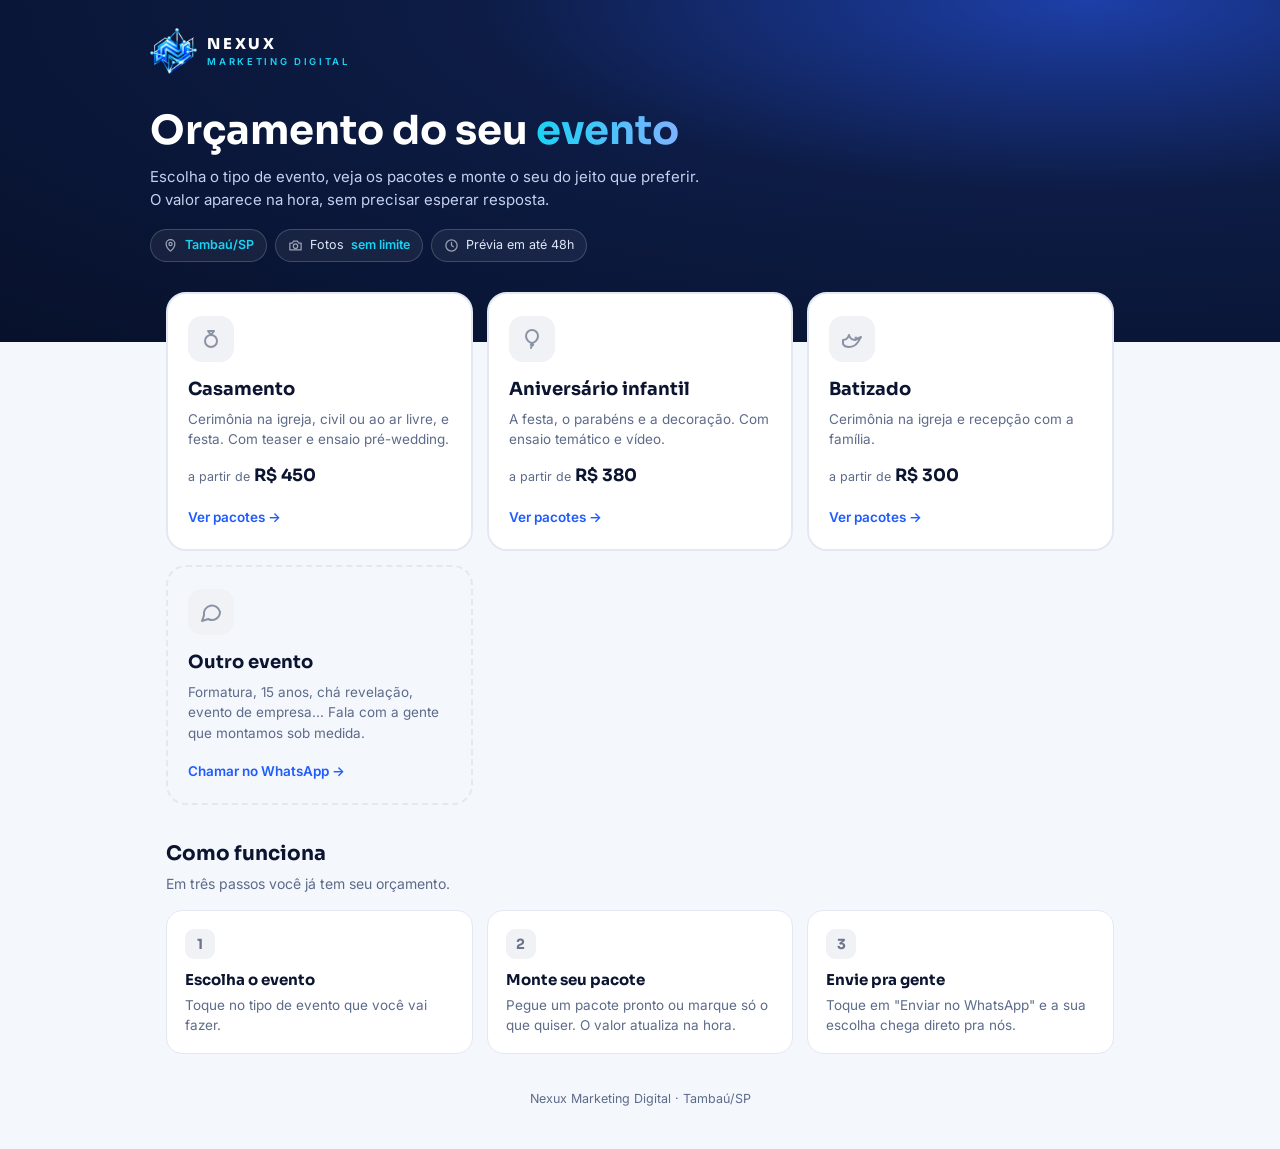
<file: index.html>
<!DOCTYPE html>
<html lang="pt-BR">
<head>
<meta charset="UTF-8">
<meta name="viewport" content="width=device-width, initial-scale=1">
<link rel="icon" href="assets/logo.png">
<title>Orçamentos · Nexux Marketing Digital</title>
<link href="https://fonts.googleapis.com/css2?family=Sora:wght@500;600;700;800&family=Inter:wght@400;500;600&display=swap" rel="stylesheet">
<link rel="stylesheet" href="assets/style.css?v=1794321323">
</head>
<body class="home">
<script src="assets/config.js?v=1794321323"></script>
<script src="assets/eventos.js?v=1794321323"></script>
<script>
(function () {
  const nome = nomeCliente();
  const q = location.search;
  const cards = Object.entries(EVENTOS).map(([id, ev]) => `
    <a class="ev" href="${id}/${q}">
      <div class="eico">${icone(ev.icone, "")}</div>
      <h3>${ev.nome}</h3>
      <p>${ev.resumo}</p>
      <div class="from">a partir de <b>${brl(precoInicial(ev))}</b></div>
      <div class="go">Ver pacotes →</div>
    </a>`).join("");
  const esc = t => t.replace(/[&<>"]/g, c => ({ "&": "&amp;", "<": "&lt;", ">": "&gt;", '"': "&quot;" }[c]));
  document.body.innerHTML = `
  <header class="hero"><div class="wrap">
    ${BRAND}
    ${nome ? `<div class="hello">Olá, ${esc(nome)}!</div>` : ""}
    <h1>Orçamento do seu <span>evento</span></h1>
    <p>Escolha o tipo de evento, veja os pacotes e monte o seu do jeito que preferir. O valor aparece na hora, sem precisar esperar resposta.</p>
    <div class="chips">
      <div class="chip">${icone("pin")}<b>${NEXUX.cidade}</b></div>
      <div class="chip">${icone("camera")}Fotos <b>sem limite</b></div>
      <div class="chip">${icone("relogio")}Prévia em até 48h</div>
    </div>
  </div></header>
  <main class="wrap" style="margin-top:-50px">
    <div class="events">${cards}
      <a class="ev other" href="#" id="outro">
        <div class="eico">${icone("chat", "")}</div>
        <h3>Outro evento</h3>
        <p>Formatura, 15 anos, chá revelação, evento de empresa... Fala com a gente que montamos sob medida.</p>
        <div class="go">Chamar no WhatsApp →</div>
      </a>
    </div>
    <h2 class="sec-t">Como funciona</h2>
    <p class="sec-s">Em três passos você já tem seu orçamento.</p>
    <div class="steps">
      <div class="step"><div class="num">1</div><h4>Escolha o evento</h4><p>Toque no tipo de evento que você vai fazer.</p></div>
      <div class="step"><div class="num">2</div><h4>Monte seu pacote</h4><p>Pegue um pacote pronto ou marque só o que quiser. O valor atualiza na hora.</p></div>
      <div class="step"><div class="num">3</div><h4>Envie pra gente</h4><p>Toque em "Enviar no WhatsApp" e a sua escolha chega direto pra nós.</p></div>
    </div>
    <p class="foot">Nexux Marketing Digital · ${NEXUX.cidade}</p>
  </main>`;
  document.getElementById("outro").onclick = e => {
    e.preventDefault();
    abrirWhatsApp((nome ? "Oi! Aqui é " + nome + ". " : "Oi! ") + "Queria um orçamento para outro tipo de evento.");
  };
})();
</script>
</body>
</html>
</file>
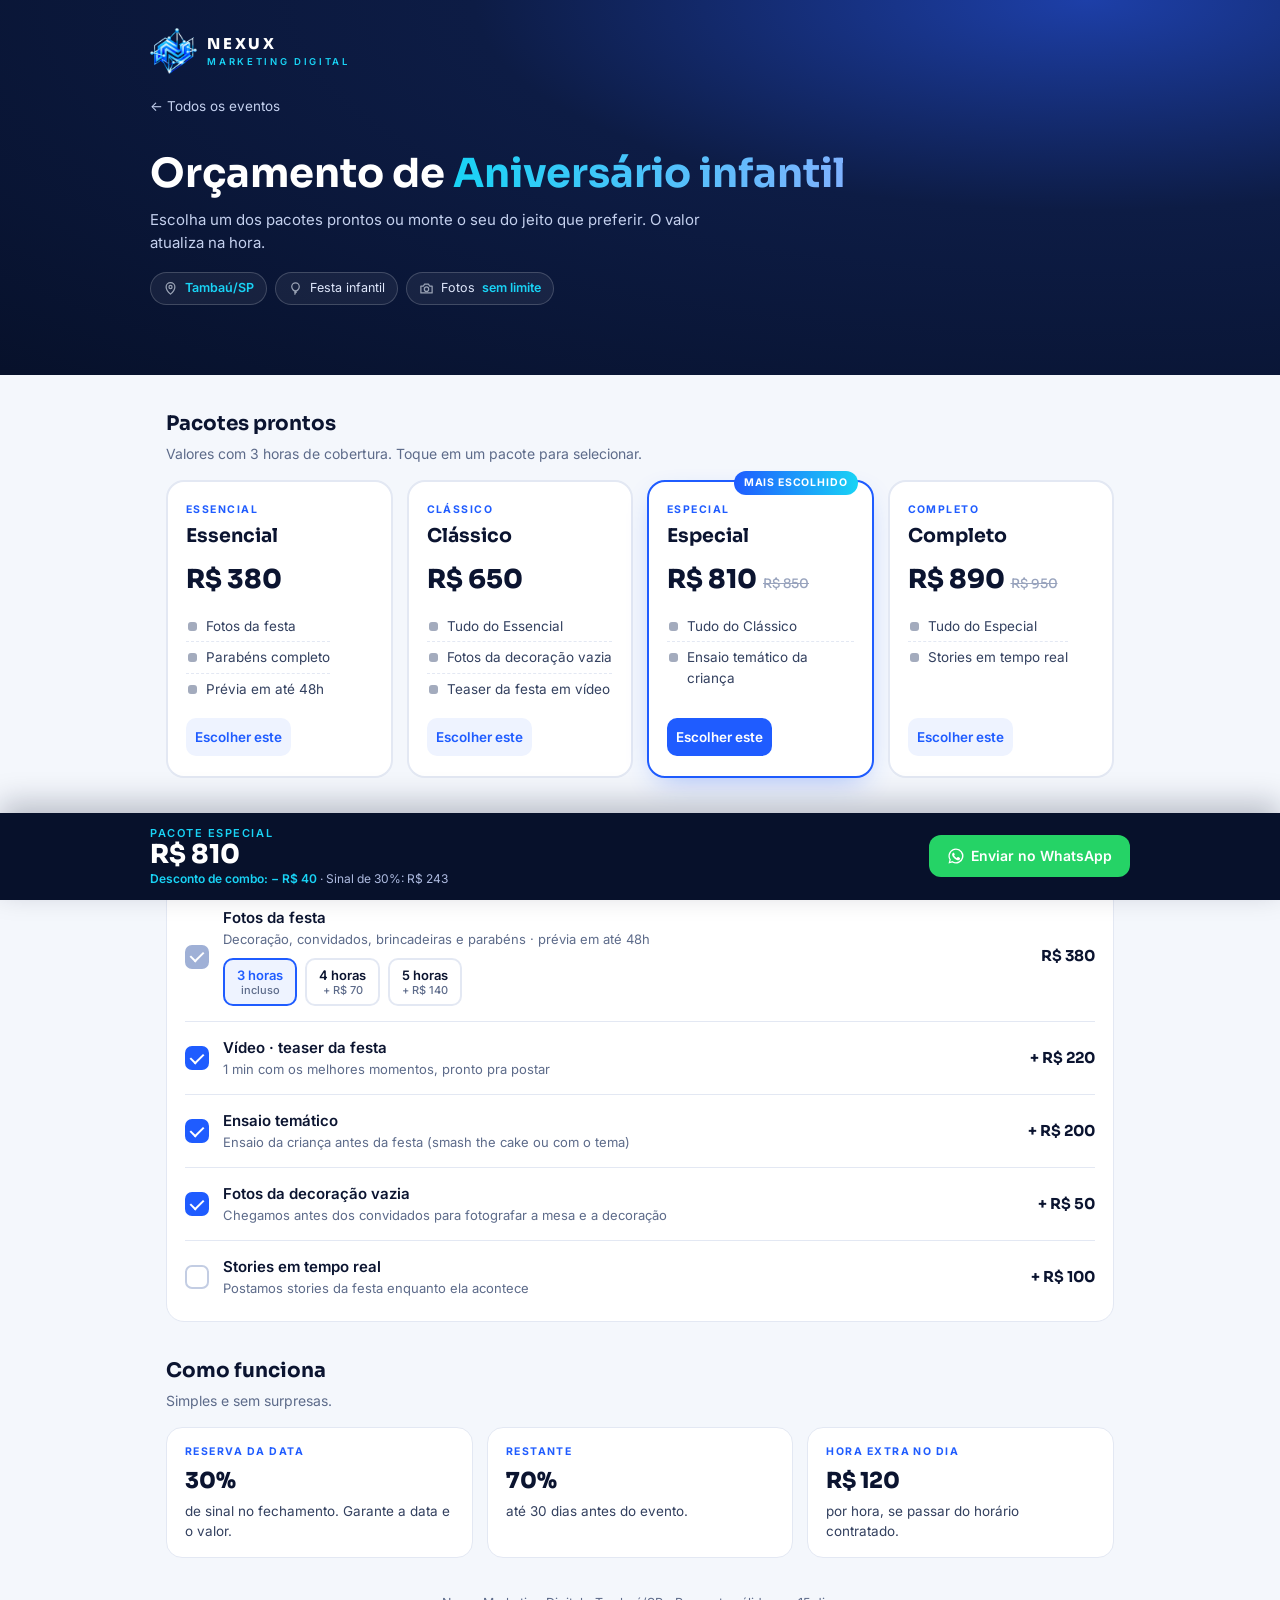
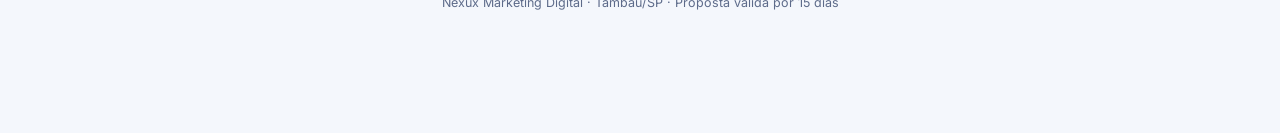
<file: aniversario-infantil/index.html>
<!DOCTYPE html>
<html lang="pt-BR">
<head>
<meta charset="UTF-8">
<meta name="viewport" content="width=device-width, initial-scale=1">
<link rel="icon" href="../assets/logo.png">
<title>Orçamento · Nexux</title>
<link href="https://fonts.googleapis.com/css2?family=Sora:wght@500;600;700;800&family=Inter:wght@400;500;600&display=swap" rel="stylesheet">
<link rel="stylesheet" href="../assets/style.css?v=1794321323">
</head>
<body data-evento="aniversario-infantil">
<script src="../assets/config.js?v=1794321323"></script>
<script src="../assets/eventos.js?v=1794321323"></script>
<script src="../assets/orcamento.js?v=1794321323"></script>
</body>
</html>
</file>
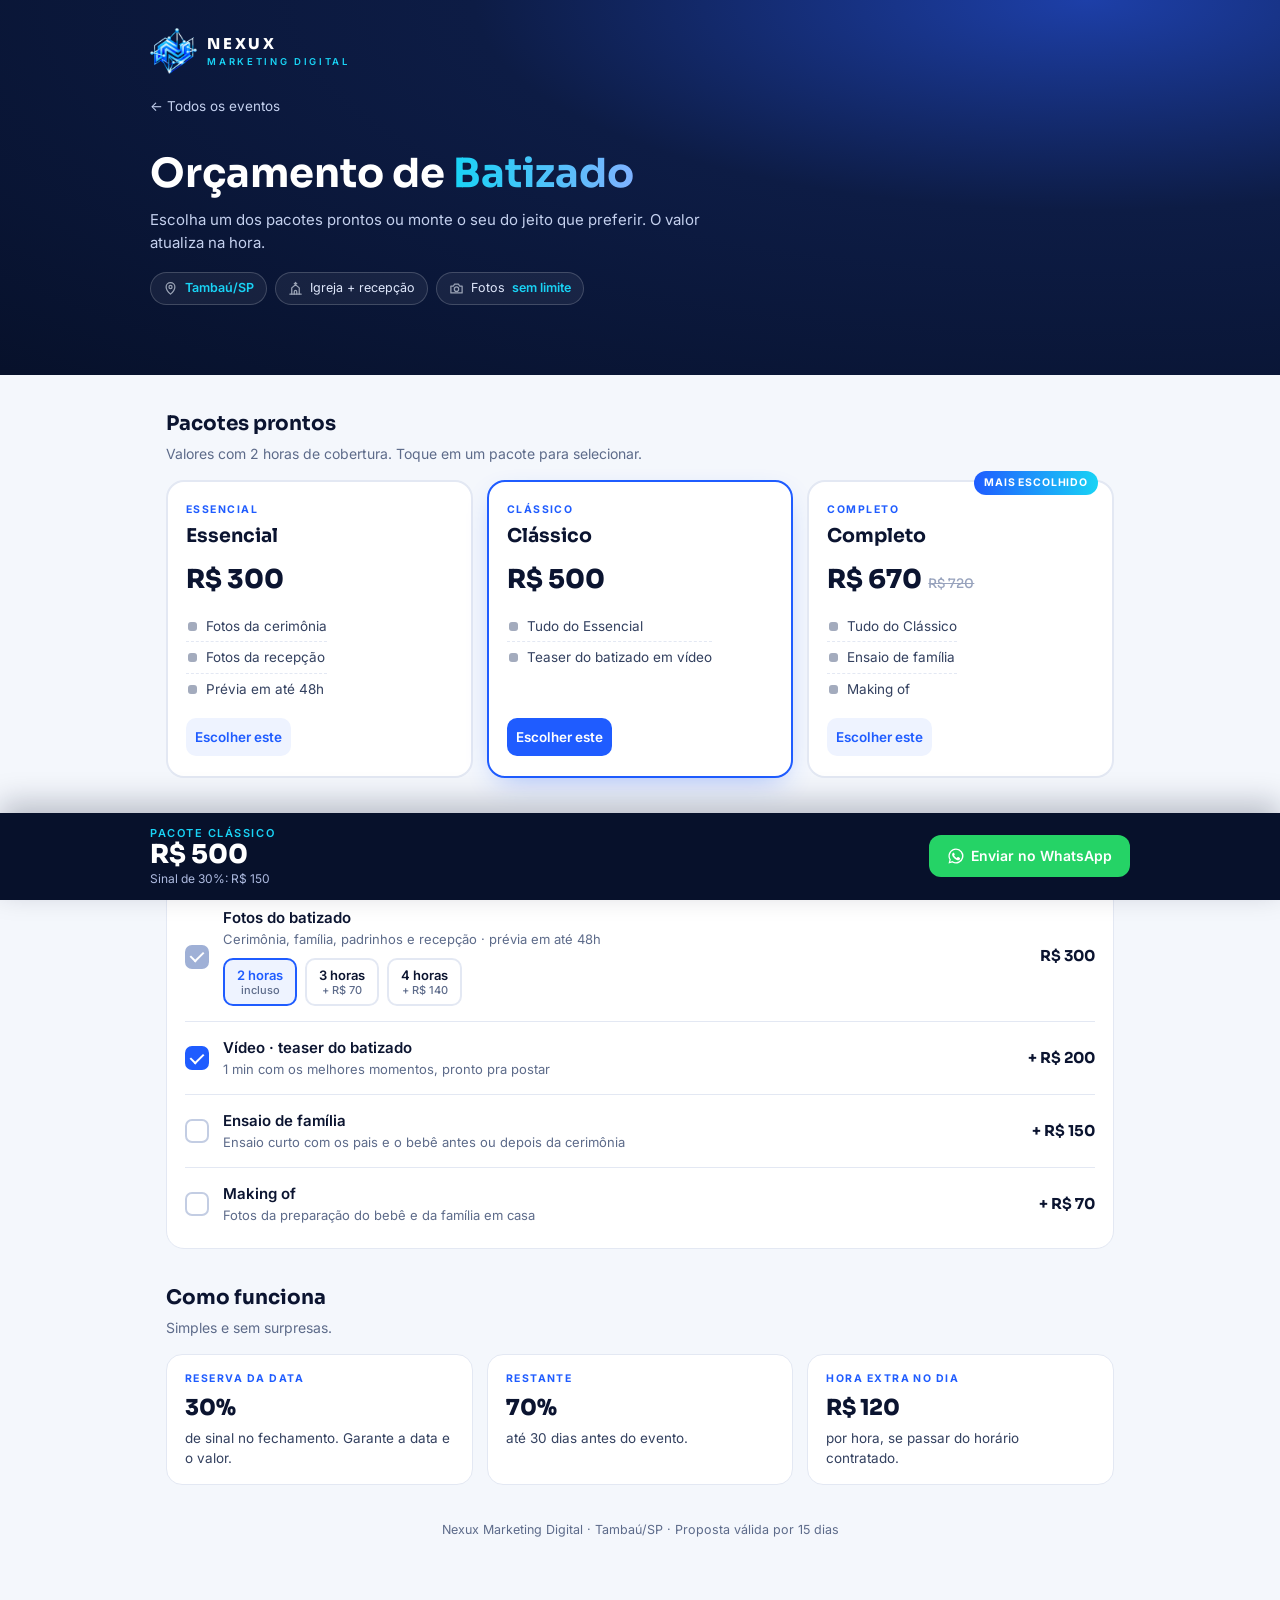
<file: batizado/index.html>
<!DOCTYPE html>
<html lang="pt-BR">
<head>
<meta charset="UTF-8">
<meta name="viewport" content="width=device-width, initial-scale=1">
<link rel="icon" href="../assets/logo.png">
<title>Orçamento · Nexux</title>
<link href="https://fonts.googleapis.com/css2?family=Sora:wght@500;600;700;800&family=Inter:wght@400;500;600&display=swap" rel="stylesheet">
<link rel="stylesheet" href="../assets/style.css?v=1794321323">
</head>
<body data-evento="batizado">
<script src="../assets/config.js?v=1794321323"></script>
<script src="../assets/eventos.js?v=1794321323"></script>
<script src="../assets/orcamento.js?v=1794321323"></script>
</body>
</html>
</file>
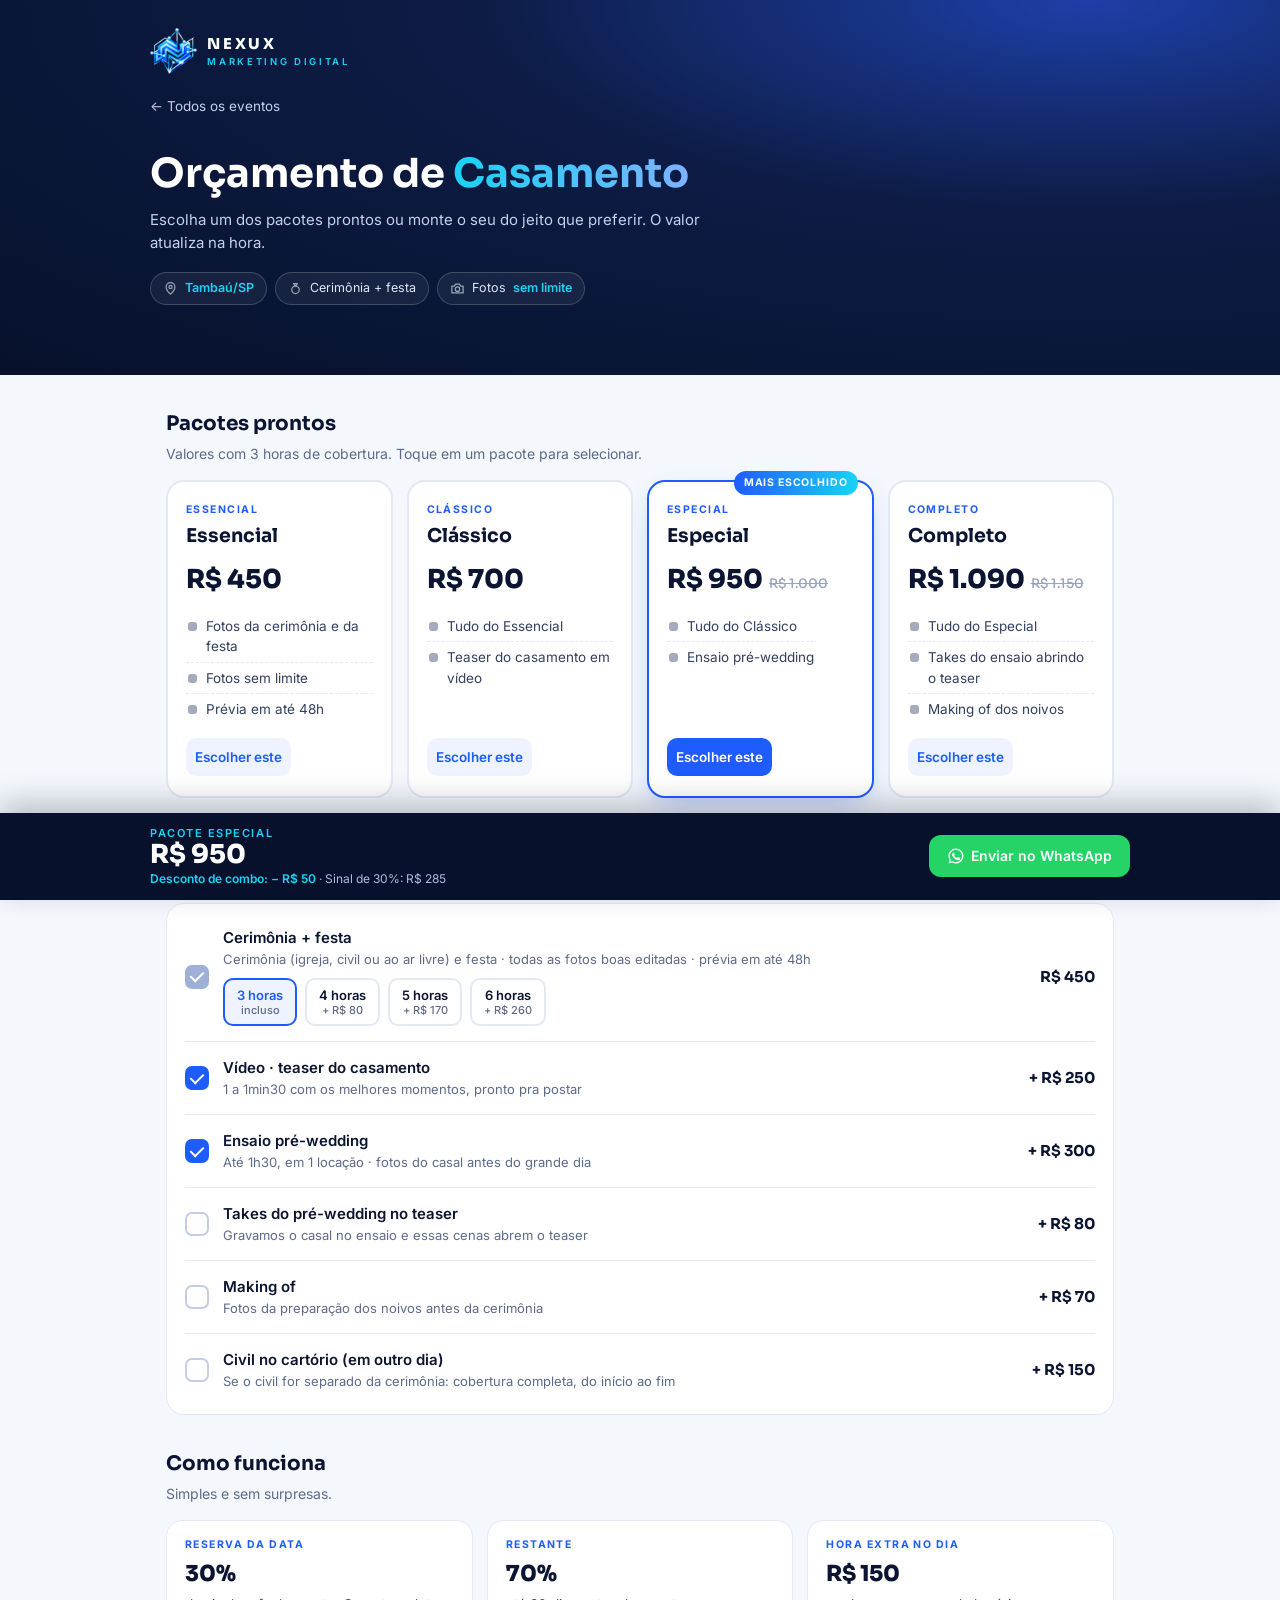
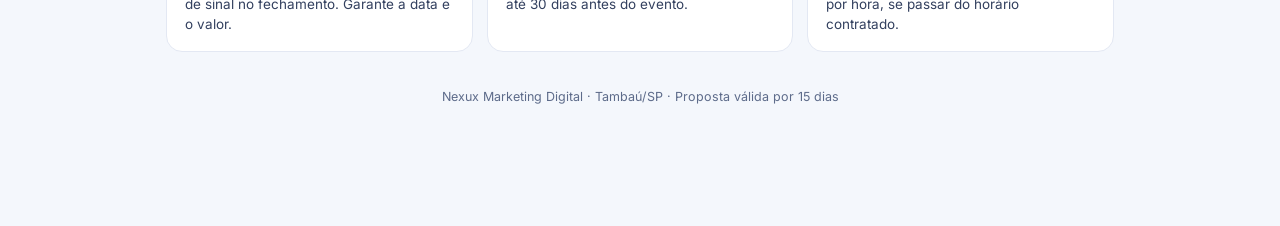
<file: casamento/index.html>
<!DOCTYPE html>
<html lang="pt-BR">
<head>
<meta charset="UTF-8">
<meta name="viewport" content="width=device-width, initial-scale=1">
<link rel="icon" href="../assets/logo.png">
<title>Orçamento · Nexux</title>
<link href="https://fonts.googleapis.com/css2?family=Sora:wght@500;600;700;800&family=Inter:wght@400;500;600&display=swap" rel="stylesheet">
<link rel="stylesheet" href="../assets/style.css?v=1794321323">
</head>
<body data-evento="casamento">
<script src="../assets/config.js?v=1794321323"></script>
<script src="../assets/eventos.js?v=1794321323"></script>
<script src="../assets/orcamento.js?v=1794321323"></script>
</body>
</html>
</file>
<file: assets/style.css>
:root{
  --navy:#07112b; --navy2:#0d1c45; --blue:#1f5cff; --cyan:#19d3f5;
  --ink:#0b1430; --muted:#5d6b8a; --line:#e3e8f3; --bg:#f4f7fc; --white:#fff;
}
*{box-sizing:border-box;margin:0;padding:0}
body{font-family:Inter,system-ui,sans-serif;background:var(--bg);color:var(--ink);line-height:1.5;padding-bottom:110px}
h1,h2,h3,.sora{font-family:Sora,sans-serif}
.hero{background:radial-gradient(120% 140% at 85% 0%,#1d3fa8 0%,var(--navy2) 40%,var(--navy) 100%);color:#fff;padding:28px 20px 70px}
.wrap{max-width:980px;margin:0 auto}
.brand{display:flex;align-items:center;gap:10px}
.brand .n{font-family:Sora;font-weight:800;letter-spacing:.18em;font-size:15px}
.brand .m{font-size:9.5px;letter-spacing:.28em;color:var(--cyan);font-weight:600}
.hero h1{font-size:clamp(26px,5vw,40px);font-weight:700;margin-top:34px;line-height:1.15}
.hero h1 span{background:linear-gradient(90deg,var(--cyan),#7fb2ff);-webkit-background-clip:text;background-clip:text;color:transparent}
.hero p{color:#c4d0ee;margin-top:12px;max-width:560px;font-size:15px}
.chips{display:flex;flex-wrap:wrap;gap:8px;margin-top:18px}
.chip{border:1px solid rgba(255,255,255,.18);background:rgba(255,255,255,.06);border-radius:99px;padding:6px 12px;font-size:12.5px;color:#dfe7fb}
.chip b{color:var(--cyan);font-weight:600}
.chip{display:inline-flex;align-items:center;gap:7px}
.ic{width:15px;height:15px;color:#9aa3b5;flex:none}
main{margin-top:-44px;padding:0 16px}
.sec-t{font-size:20px;font-weight:700;margin:34px 0 4px}
.sec-s{color:var(--muted);font-size:14px;margin-bottom:16px}
.grid{display:grid;grid-template-columns:repeat(auto-fit,minmax(215px,1fr));gap:14px}
.card{background:var(--white);border:2px solid var(--line);border-radius:18px;padding:20px 18px;cursor:pointer;transition:.18s;position:relative;display:flex;flex-direction:column;text-align:left;font:inherit;color:inherit}
.card:hover{border-color:#b7c6ef;transform:translateY(-2px)}
.card.sel{border-color:var(--blue);box-shadow:0 10px 30px -12px rgba(31,92,255,.45)}
.card .tag{font-size:10.5px;letter-spacing:.14em;font-weight:700;color:var(--blue)}
.card h3{font-size:19px;margin-top:4px}
.card .price{font-family:Sora;font-weight:800;font-size:26px;margin-top:10px}
.card .old{color:#98a3bd;text-decoration:line-through;font-size:13px;margin-left:6px;font-weight:500}
.card ul{list-style:none;margin-top:12px;font-size:13.5px;color:#33405f;flex:1}
.card li{padding:5px 0 5px 20px;position:relative;border-top:1px dashed var(--line)}
.card li:first-child{border-top:none}
.card li::before{content:"";position:absolute;left:2px;top:11px;width:9px;height:9px;border-radius:3px;background:#a3abbd}
.card .pick{margin-top:14px;text-align:center;border-radius:10px;padding:9px;font-weight:600;font-size:13.5px;background:#eef3ff;color:var(--blue)}
.card.sel .pick{background:var(--blue);color:#fff}
.badge{position:absolute;top:-11px;right:14px;background:linear-gradient(90deg,var(--blue),var(--cyan));color:#fff;font-size:10.5px;font-weight:700;letter-spacing:.08em;padding:4px 10px;border-radius:99px}
.panel{background:var(--white);border:1px solid var(--line);border-radius:18px;padding:8px 18px}
.opt{display:flex;align-items:center;gap:14px;padding:15px 0;border-top:1px solid var(--line);cursor:pointer}
.opt:first-child{border-top:none}
.opt input{display:none}
.box{width:24px;height:24px;border-radius:7px;border:2px solid #c3cde3;flex:none;display:grid;place-items:center;transition:.15s}
.opt input:checked + .box{background:var(--blue);border-color:var(--blue)}
.opt input:checked + .box::after{content:"";width:6px;height:11px;border:solid #fff;border-width:0 2.5px 2.5px 0;transform:rotate(45deg) translate(-1px,-1px)}
.opt.locked{cursor:default}
.opt.locked .box{background:#9fb0d6;border-color:#9fb0d6}
.opt.locked .box::after{content:"";width:6px;height:11px;border:solid #fff;border-width:0 2.5px 2.5px 0;transform:rotate(45deg) translate(-1px,-1px)}
.opt.off{opacity:.45;cursor:not-allowed}
.opt .txt{flex:1}
.opt .t{font-weight:600;font-size:15px}
.opt .d{color:var(--muted);font-size:13px}
.opt .v{font-family:Sora;font-weight:700;font-size:15px;white-space:nowrap}
.hours{display:flex;gap:8px;margin-top:9px;flex-wrap:wrap}
.hours button{font:600 13px Inter;border:2px solid var(--line);background:#fff;border-radius:10px;padding:7px 12px;cursor:pointer;color:var(--ink)}
.hours button.on{border-color:var(--blue);background:#eef3ff;color:var(--blue)}
.hours small{display:block;font-weight:500;font-size:11px;color:var(--muted)}
.info{display:grid;grid-template-columns:repeat(auto-fit,minmax(220px,1fr));gap:14px}
.ib{background:var(--white);border:1px solid var(--line);border-radius:16px;padding:16px 18px}
.ib .k{font-size:10.5px;letter-spacing:.14em;color:var(--blue);font-weight:700}
.ib .big{font-family:Sora;font-weight:800;font-size:22px;margin-top:4px}
.ib p{font-size:13.5px;color:#33405f;margin-top:4px}
.bar{position:fixed;left:0;right:0;bottom:0;background:var(--navy);color:#fff;padding:12px 16px;box-shadow:0 -10px 30px rgba(7,17,43,.25);z-index:5}
.bar .wrap{display:flex;align-items:center;gap:14px;justify-content:space-between}
.bar .lab{font-size:11px;letter-spacing:.14em;color:var(--cyan);font-weight:600}
.bar .tot{font-family:Sora;font-weight:800;font-size:26px;line-height:1.1}
.bar .sub{font-size:12px;color:#aebbe0}
.bar button{font:600 14px Inter;border:none;border-radius:12px;padding:12px 18px;background:#25d366;color:#fff;cursor:pointer;white-space:nowrap}
.foot{text-align:center;color:var(--muted);font-size:12.5px;margin:36px 0 10px}
.toast{position:fixed;left:50%;bottom:96px;transform:translateX(-50%) translateY(20px);background:#13234f;color:#fff;padding:10px 16px;border-radius:10px;font-size:13.5px;opacity:0;transition:.25s;pointer-events:none;z-index:6}
.toast.show{opacity:1;transform:translateX(-50%) translateY(0)}
.disc{color:var(--cyan);font-weight:600}
@media (max-width:560px){.bar .tot{font-size:22px}.bar button{padding:11px 13px;font-size:13px}}


/* ---------- comum ---------- */
a{color:inherit}
.back{display:inline-flex;align-items:center;gap:6px;color:#c4d0ee;text-decoration:none;font-size:13.5px;margin-top:22px}
.back:hover{color:#fff}
.hello{color:var(--cyan);font-weight:600;font-size:14px;margin-top:28px}
.hello + h1{margin-top:6px}

/* ---------- página inicial ---------- */
.home .hero{padding-bottom:80px}
.events{display:grid;grid-template-columns:repeat(auto-fit,minmax(230px,1fr));gap:14px}
.ev{background:var(--white);border:2px solid var(--line);border-radius:20px;padding:22px 20px;text-decoration:none;display:flex;flex-direction:column;gap:6px;transition:.18s}
.ev:hover{border-color:var(--blue);transform:translateY(-3px);box-shadow:0 14px 30px -16px rgba(31,92,255,.5)}
.ev .eico{width:46px;height:46px;border-radius:14px;background:#f0f2f6;display:grid;place-items:center;margin-bottom:8px}
.ev .eico svg{width:24px;height:24px;color:#8a93a6}
.ev h3{font-size:18px}
.ev p{font-size:13.5px;color:var(--muted);flex:1}
.ev .from{font-size:12.5px;color:var(--muted);margin-top:8px}
.ev .from b{font-family:Sora;font-size:17px;color:var(--ink)}
.ev .go{margin-top:12px;font-weight:600;font-size:13.5px;color:var(--blue)}
.ev.other{border-style:dashed;background:transparent}
.steps{display:grid;grid-template-columns:repeat(auto-fit,minmax(200px,1fr));gap:14px}
.step{background:var(--white);border:1px solid var(--line);border-radius:16px;padding:18px}
.step .num{width:30px;height:30px;border-radius:9px;background:#f0f2f6;color:#6b7488;font-family:Sora;font-weight:700;display:grid;place-items:center;font-size:14px}
.step h4{font-family:Sora;font-size:15px;margin-top:10px}
.step p{font-size:13.5px;color:var(--muted);margin-top:3px}
.home{padding-bottom:30px}
</file>
